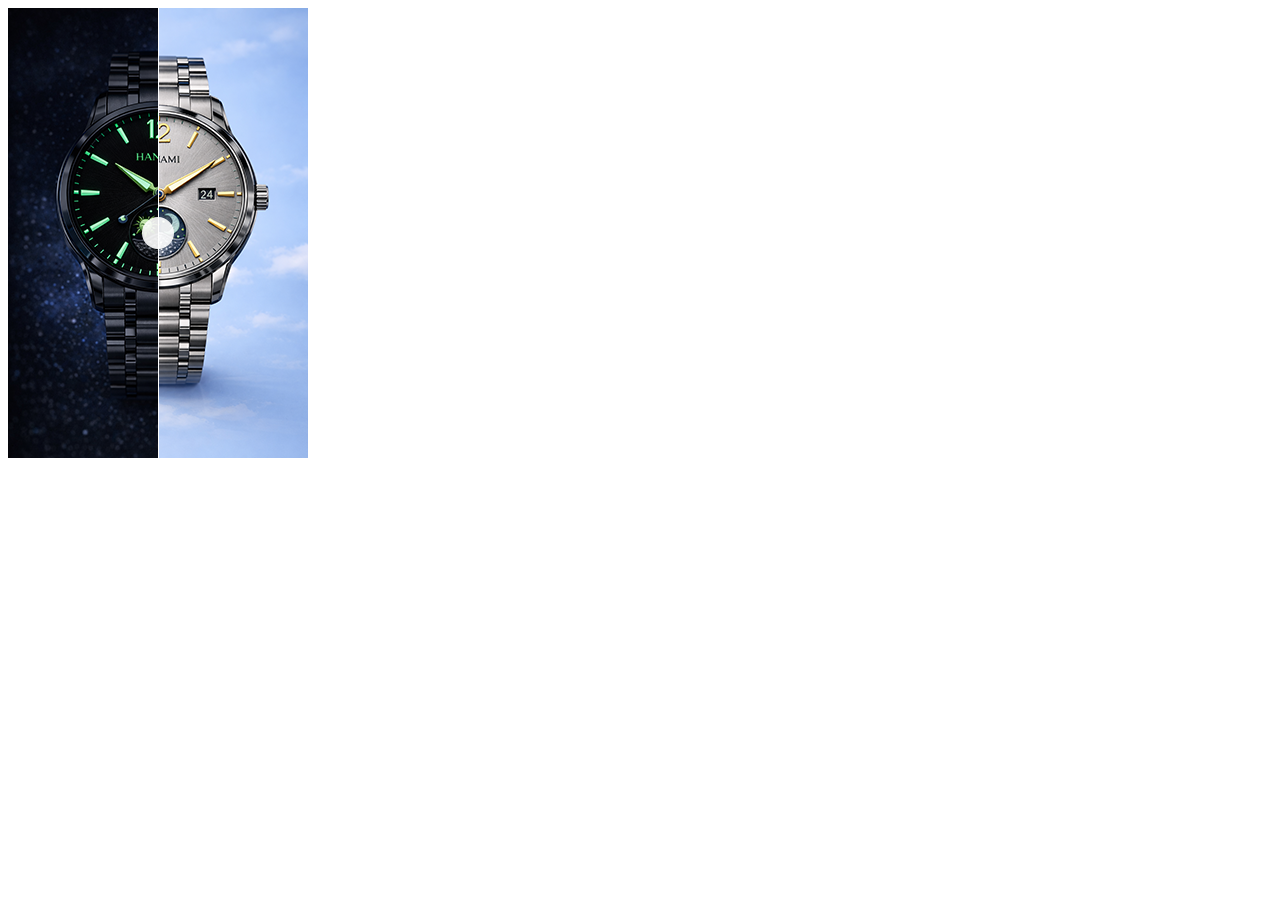
<file: index.html>
﻿<!DOCTYPE html>
<html xmlns="http://www.w3.org/1999/xhtml">
<head>
    <meta charset="utf-8" />
    <script src="js/imageCompare.js" defer></script>
    <link rel="stylesheet" href="css/imageCompare.css" />
    <title>Image Comparison Slider</title>
</head>
<body>
    <div class="image-compare" style="--position:50%">
  <img src="img/day_web.png" alt="Day version">
  <img src="img/night_web.png" alt="Night version">
</div>
</body>
</html>
</file>
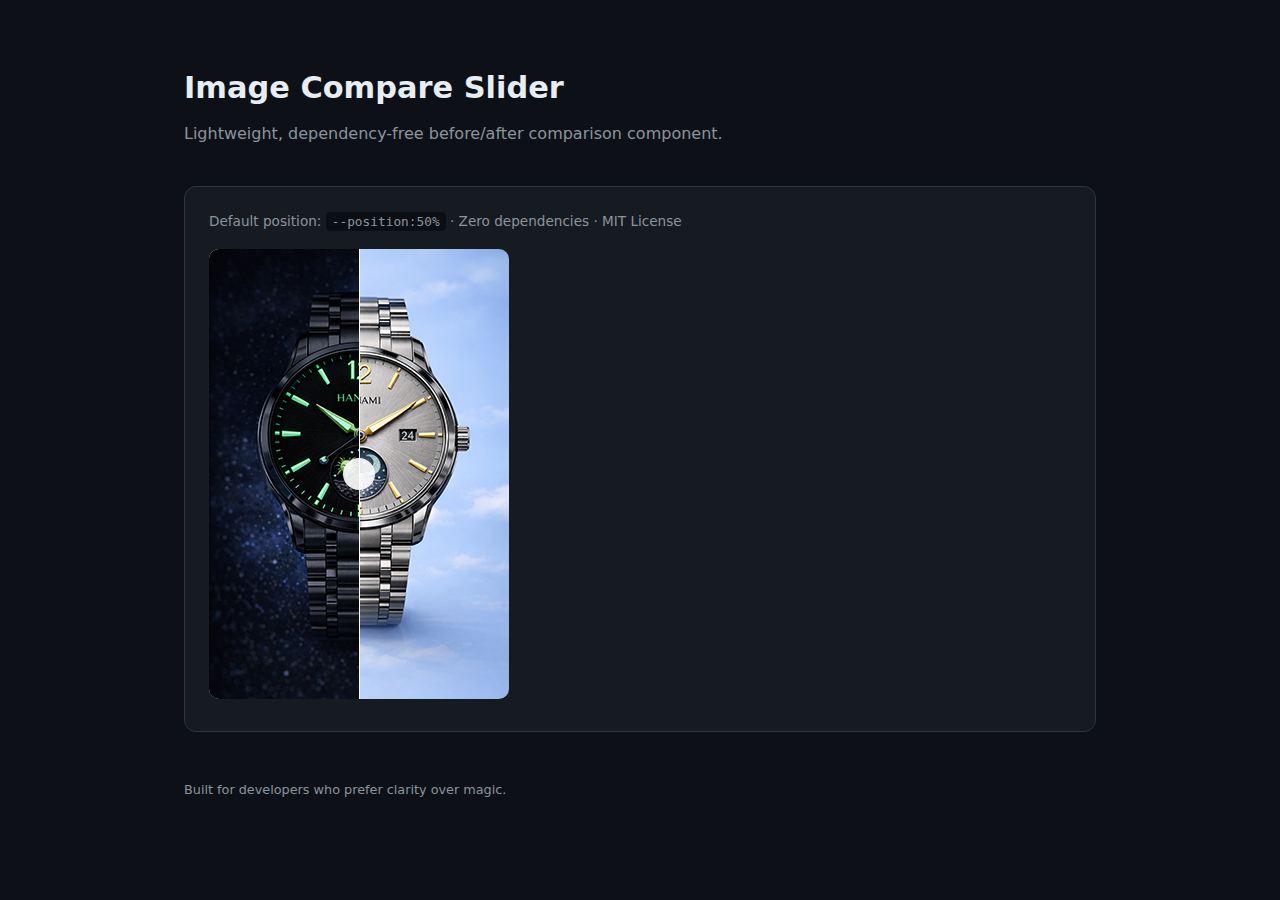
<file: demo/index.html>
<!DOCTYPE html>
<html lang="en">
<head>
    <meta charset="utf-8" />
    <meta name="viewport" content="width=device-width, initial-scale=1" />
    <title>Hanami Image Compare</title>

    <script src="js/image-compare.js" defer></script>
    <link rel="stylesheet" href="css/image-compare.css" />

    <style>
        :root {
            --bg: #0d1117;
            --panel: #161b22;
            --border: #30363d;
            --text: #e6edf3;
            --muted: #8b949e;
            --accent: #3fb950;
        }

        * {
            box-sizing: border-box;
        }

        body {
            margin: 0;
            font-family: ui-sans-serif, system-ui, -apple-system, BlinkMacSystemFont, sans-serif;
            background: var(--bg);
            color: var(--text);
            line-height: 1.6;
        }

        .wrapper {
            max-width: 960px;
            margin: 4rem auto;
            padding: 0 1.5rem;
        }

        header {
            margin-bottom: 2.5rem;
        }

        h1 {
            margin: 0;
            font-size: 1.9rem;
            font-weight: 600;
        }

        p.subtitle {
            margin-top: 0.5rem;
            color: var(--muted);
        }

        .demo-panel {
            background: var(--panel);
            border: 1px solid var(--border);
            border-radius: 12px;
            padding: 1.5rem;
        }

        .meta {
            font-size: 0.85rem;
            color: var(--muted);
            margin-bottom: 1rem;
        }

        .meta span {
            color: var(--accent);
        }

        .image-compare {
            border-radius: 10px;
            overflow: hidden;
        }

        footer {
            margin-top: 3rem;
            font-size: 0.8rem;
            color: var(--muted);
        }

        code {
            background: #0b0f14;
            padding: 2px 6px;
            border-radius: 4px;
            font-family: Consolas, monospace;
            font-size: 0.8rem;
        }
    </style>
</head>

<body>
    <div class="wrapper">

        <header>
            <h1>Image Compare Slider</h1>
            <p class="subtitle">
                Lightweight, dependency-free before/after comparison component.
            </p>
        </header>

        <div class="demo-panel">

            <div class="meta">
                Default position: <code>--position:50%</code> · Zero dependencies · MIT License
            </div>

            <div class="image-compare" style="--position:50%">
                <img src="img/day_web.png" alt="Day version">
                <img src="img/night_web.png" alt="Night version">
            </div>

        </div>

        <footer>
            Built for developers who prefer clarity over magic.
        </footer>

    </div>
</body>
</html>
</file>
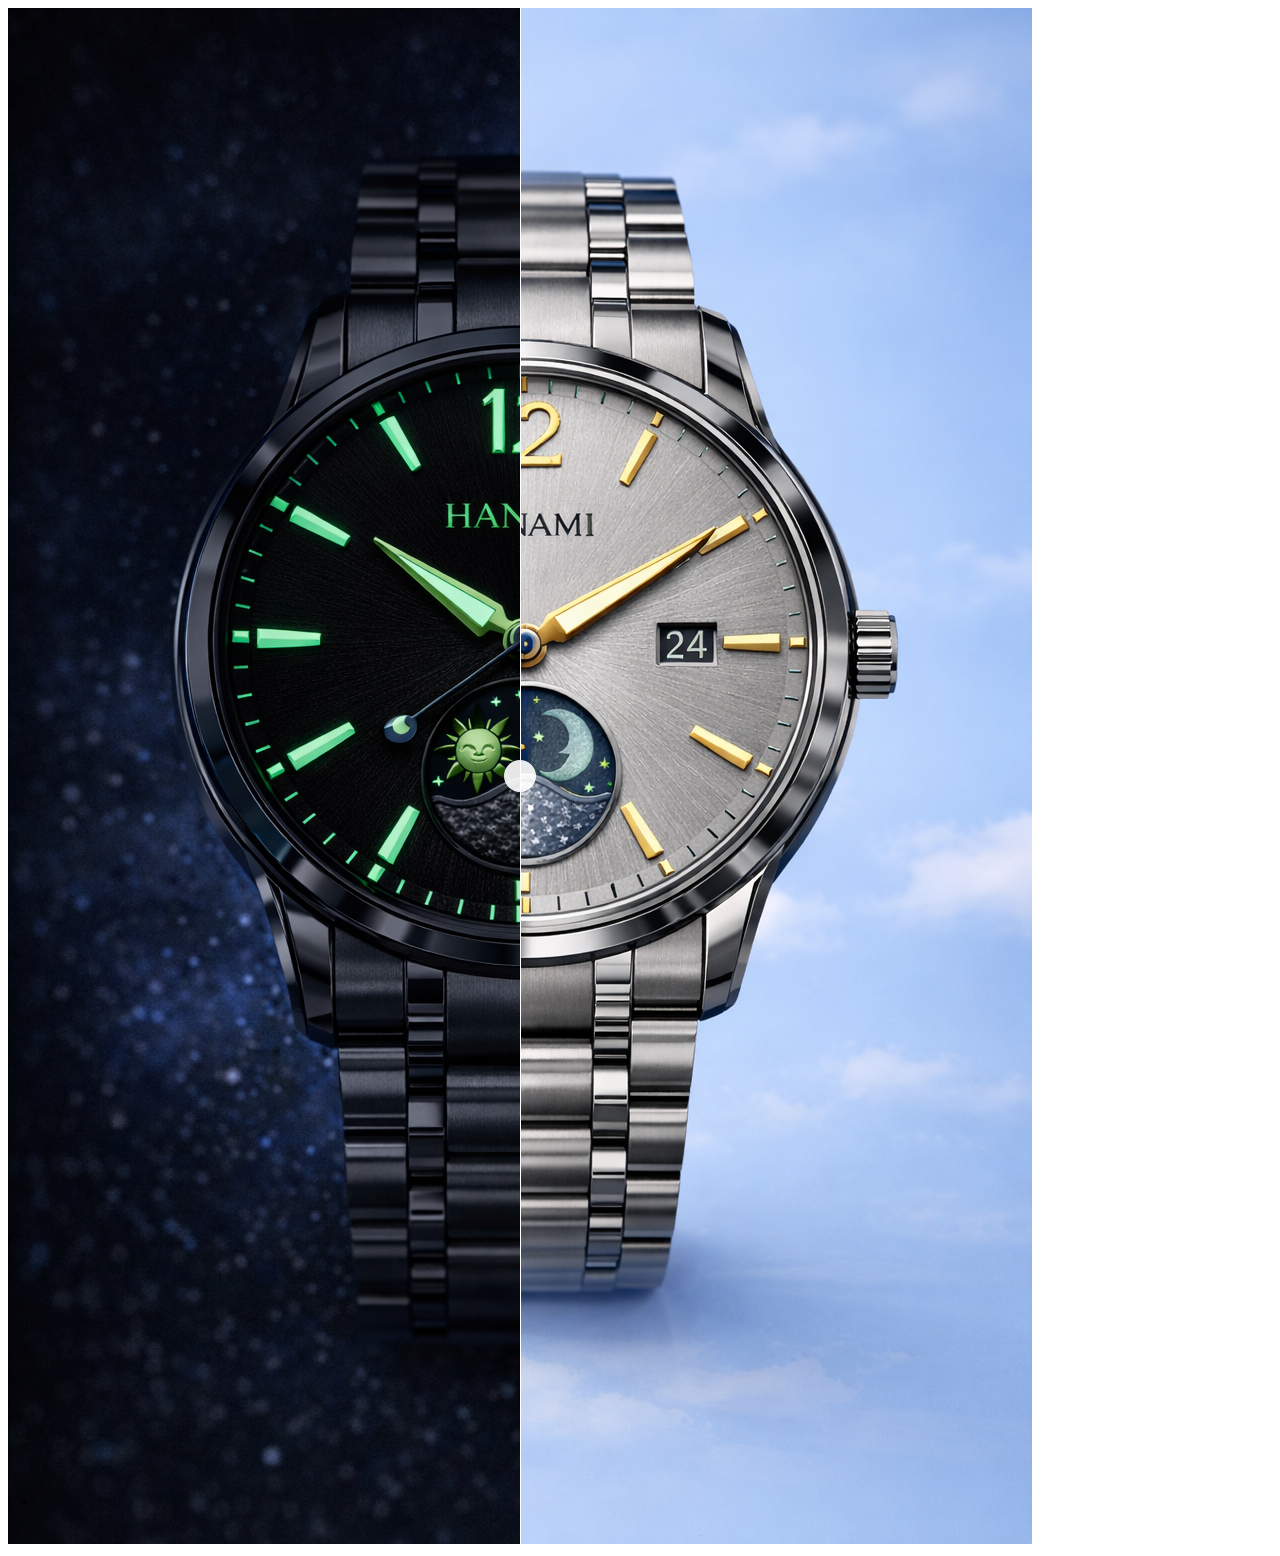
<file: src/index.html>
﻿<!DOCTYPE html>
<html xmlns="http://www.w3.org/1999/xhtml">
<head>
    <meta charset="utf-8" />
    <script src="js/image-compare.js" defer></script>
    <link rel="stylesheet" href="css/image-compare.css" />
    <title>Image Comparison Slider</title>
</head>
<body>
    <div class="image-compare" style="--position:50%">
  <img src="img/day.png" alt="Day version">
  <img src="img/night.png" alt="Night version">
</div>
</body>
</html>
</file>
<file: css/imageCompare.css>
﻿.image-compare {
    --position: 50%;
    --divider-width: 2px;
    --divider-color: white;
    --handle-size: 32px;
    --handle-bg: rgba(255, 255, 255, 0.9);
    position: relative;
    display: inline-block;
    overflow: hidden;
    user-select: none;
    touch-action: none;
    cursor: ew-resize;
}
    .image-compare img {
        -webkit-user-drag: none;
    }
        /* ------------------------------
   Prima immagine (base)
   Determina l'altezza
---------------------------------*/
        .image-compare img:first-child {
        display: block;
        width: 100%;
        height: auto;
    }

    /* ------------------------------
   Seconda immagine (overlay)
   Si sovrappone
---------------------------------*/
    .image-compare img:nth-child(2) {
        position: absolute;
        inset: 0;
        width: 100%;
        height: 100%;
        object-fit: cover;
        /* Maschera dinamica */
        mask-image: linear-gradient( to right, black 0%, black var(--position), transparent var(--position) );
        -webkit-mask-image: linear-gradient( to right, black 0%, black var(--position), transparent var(--position) );
    }

    /* ------------------------------
   Divider verticale
---------------------------------*/
    .image-compare::before {
        content: "";
        position: absolute;
        top: 0;
        bottom: 0;
        left: var(--position);
        width: var(--divider-width);
        background: var(--divider-color);
        transform: translateX(-50%);
        pointer-events: none;
    }

    /* ------------------------------
   Handle centrale
---------------------------------*/
    .image-compare::after {
        content: "";
        position: absolute;
        top: 50%;
        left: var(--position);
        width: var(--handle-size);
        height: var(--handle-size);
        background: var(--handle-bg);
        border-radius: 50%;
        transform: translate(-50%, -50%);
        pointer-events: none;
    }

/* ------------------------------
   Reduced motion
---------------------------------*/
@media (prefers-reduced-motion: reduce) {
    .image-compare {
        transition: none;
    }
}
</file>
<file: demo/css/image-compare.css>
﻿.image-compare {
    --position: 50%;
    --divider-width: 2px;
    --divider-color: white;
    --handle-size: 32px;
    --handle-bg: rgba(255, 255, 255, 0.9);
    position: relative;
    display: inline-block;
    overflow: hidden;
    user-select: none;
    touch-action: none;
    cursor: ew-resize;
}
    .image-compare img {
        -webkit-user-drag: none;
    }
        /* ------------------------------
   Prima immagine (base)
   Determina l'altezza
---------------------------------*/
        .image-compare img:first-child {
        display: block;
        width: 100%;
        height: auto;
    }

    /* ------------------------------
   Seconda immagine (overlay)
   Si sovrappone
---------------------------------*/
    .image-compare img:nth-child(2) {
        position: absolute;
        inset: 0;
        width: 100%;
        height: 100%;
        object-fit: cover;
        /* Maschera dinamica */
        mask-image: linear-gradient( to right, black 0%, black var(--position), transparent var(--position) );
        -webkit-mask-image: linear-gradient( to right, black 0%, black var(--position), transparent var(--position) );
    }

    /* ------------------------------
   Divider verticale
---------------------------------*/
    .image-compare::before {
        content: "";
        position: absolute;
        top: 0;
        bottom: 0;
        left: var(--position);
        width: var(--divider-width);
        background: var(--divider-color);
        transform: translateX(-50%);
        pointer-events: none;
    }

    /* ------------------------------
   Handle centrale
---------------------------------*/
    .image-compare::after {
        content: "";
        position: absolute;
        top: 50%;
        left: var(--position);
        width: var(--handle-size);
        height: var(--handle-size);
        background: var(--handle-bg);
        border-radius: 50%;
        transform: translate(-50%, -50%);
        pointer-events: none;
    }

/* ------------------------------
   Reduced motion
---------------------------------*/
@media (prefers-reduced-motion: reduce) {
    .image-compare {
        transition: none;
    }
}
</file>
<file: src/css/image-compare.css>
﻿.image-compare {
    --position: 50%;
    --divider-width: 2px;
    --divider-color: white;
    --handle-size: 32px;
    --handle-bg: rgba(255, 255, 255, 0.9);
    position: relative;
    display: inline-block;
    overflow: hidden;
    user-select: none;
    touch-action: none;
    cursor: ew-resize;
}
    .image-compare img {
        -webkit-user-drag: none;
    }
        /* ------------------------------
   Prima immagine (base)
   Determina l'altezza
---------------------------------*/
        .image-compare img:first-child {
        display: block;
        width: 100%;
        height: auto;
    }

    /* ------------------------------
   Seconda immagine (overlay)
   Si sovrappone
---------------------------------*/
    .image-compare img:nth-child(2) {
        position: absolute;
        inset: 0;
        width: 100%;
        height: 100%;
        object-fit: cover;
        /* Maschera dinamica */
        mask-image: linear-gradient( to right, black 0%, black var(--position), transparent var(--position) );
        -webkit-mask-image: linear-gradient( to right, black 0%, black var(--position), transparent var(--position) );
    }

    /* ------------------------------
   Divider verticale
---------------------------------*/
    .image-compare::before {
        content: "";
        position: absolute;
        top: 0;
        bottom: 0;
        left: var(--position);
        width: var(--divider-width);
        background: var(--divider-color);
        transform: translateX(-50%);
        pointer-events: none;
    }

    /* ------------------------------
   Handle centrale
---------------------------------*/
    .image-compare::after {
        content: "";
        position: absolute;
        top: 50%;
        left: var(--position);
        width: var(--handle-size);
        height: var(--handle-size);
        background: var(--handle-bg);
        border-radius: 50%;
        transform: translate(-50%, -50%);
        pointer-events: none;
    }

/* ------------------------------
   Reduced motion
---------------------------------*/
@media (prefers-reduced-motion: reduce) {
    .image-compare {
        transition: none;
    }
}
</file>
